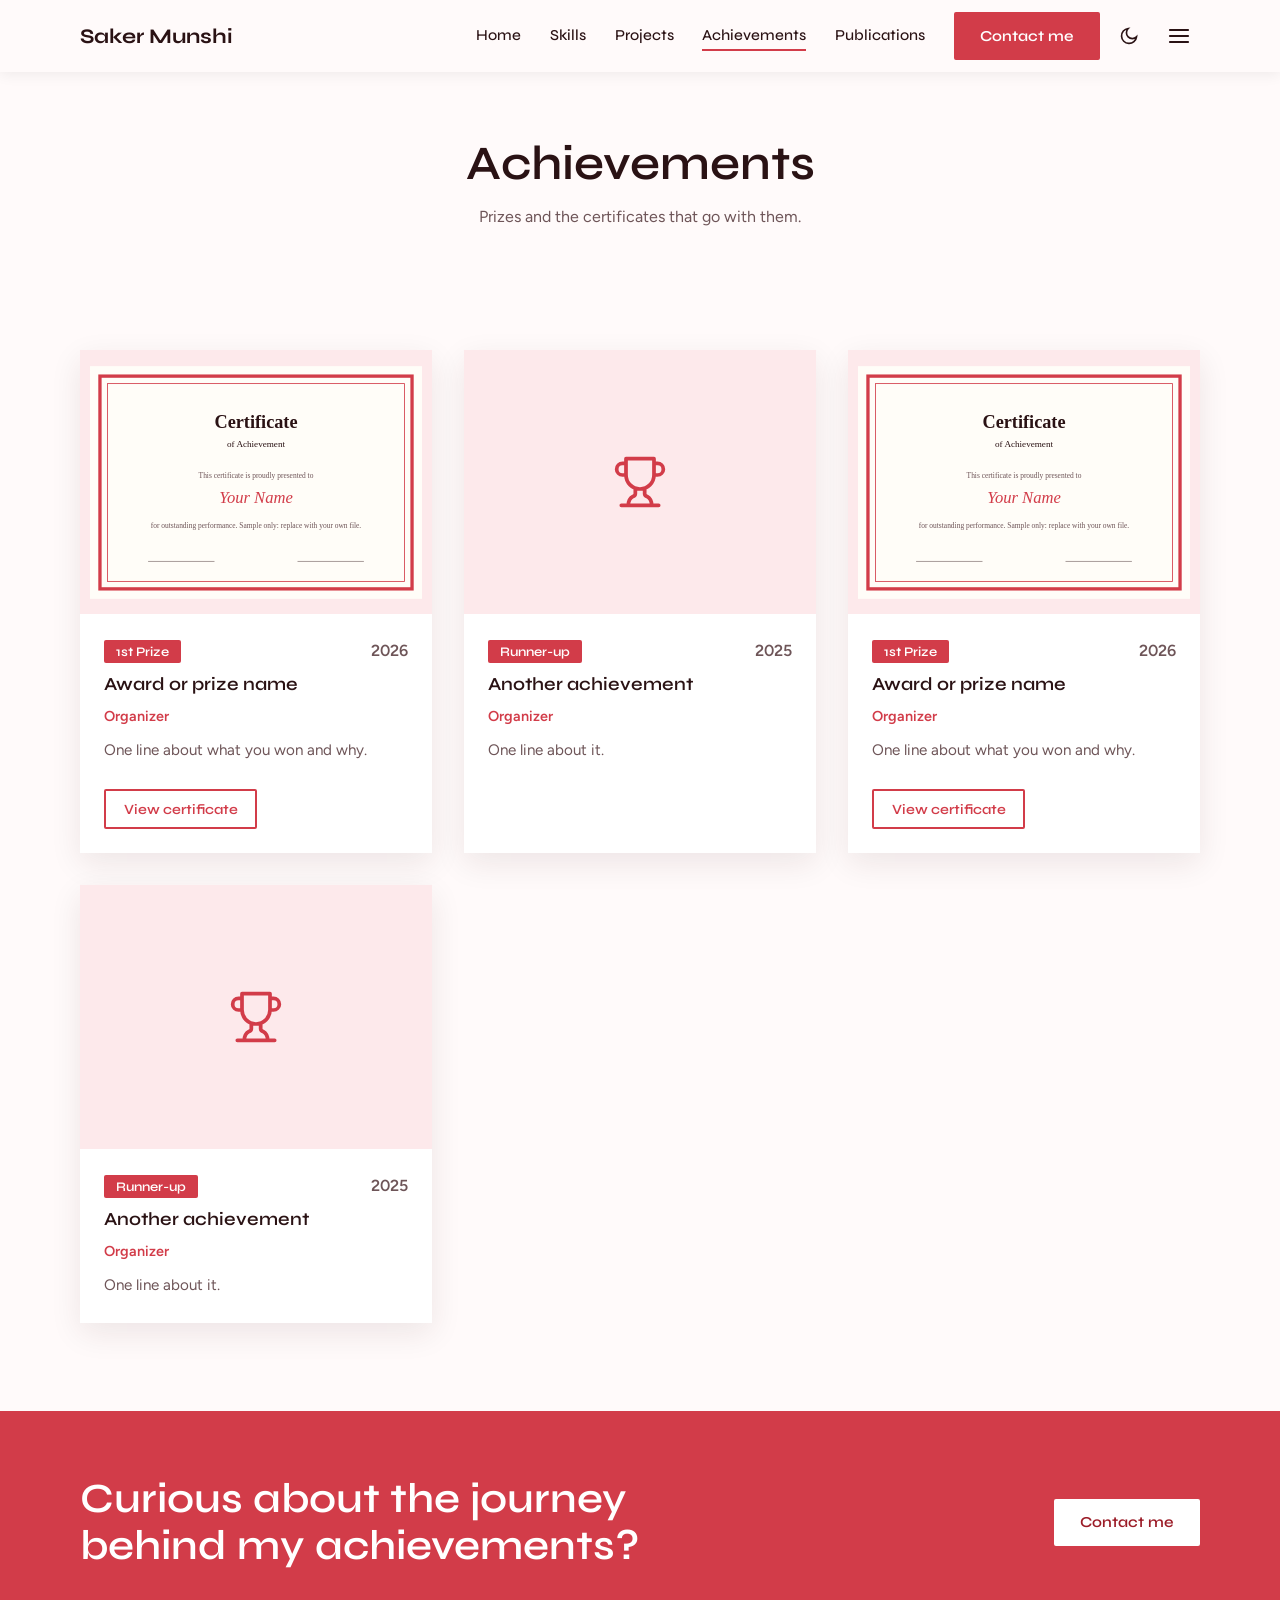
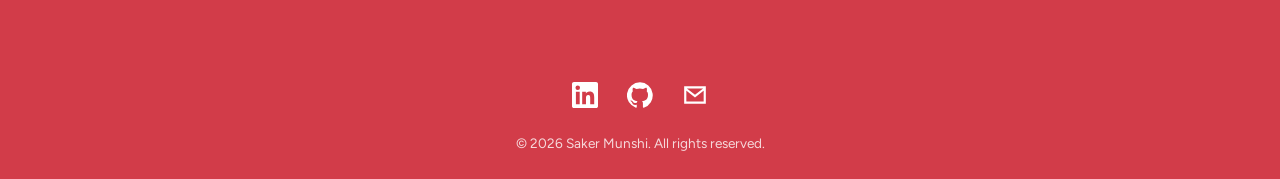
<file: achievements.html>
<!DOCTYPE html>
<html lang="en"><head><meta charset="utf-8"><meta name="viewport" content="width=device-width, initial-scale=1"><title>Saker Munshi-Achievements</title>
<link rel="stylesheet" href="css/style.css"><script src="js/data.js"></script><script src="js/main.js"></script></head>
<body data-page="achievements">
<header id="site-header"></header>
<main>
<div class="wrap page-title"><h1>Achievements</h1><p>Prizes and the certificates that go with them.</p></div>
<section class="section"><div class="wrap"><div class="cards" data-render="achievements-cards"></div></div></section>
<section class="cta"><div class="wrap"><h2>Curious about the journey<br> behind my achievements?</h2><a class="btn" href="contact.html">Contact me</a></div></section>
</main>
<footer id="site-footer"></footer>
</body></html>
</file>
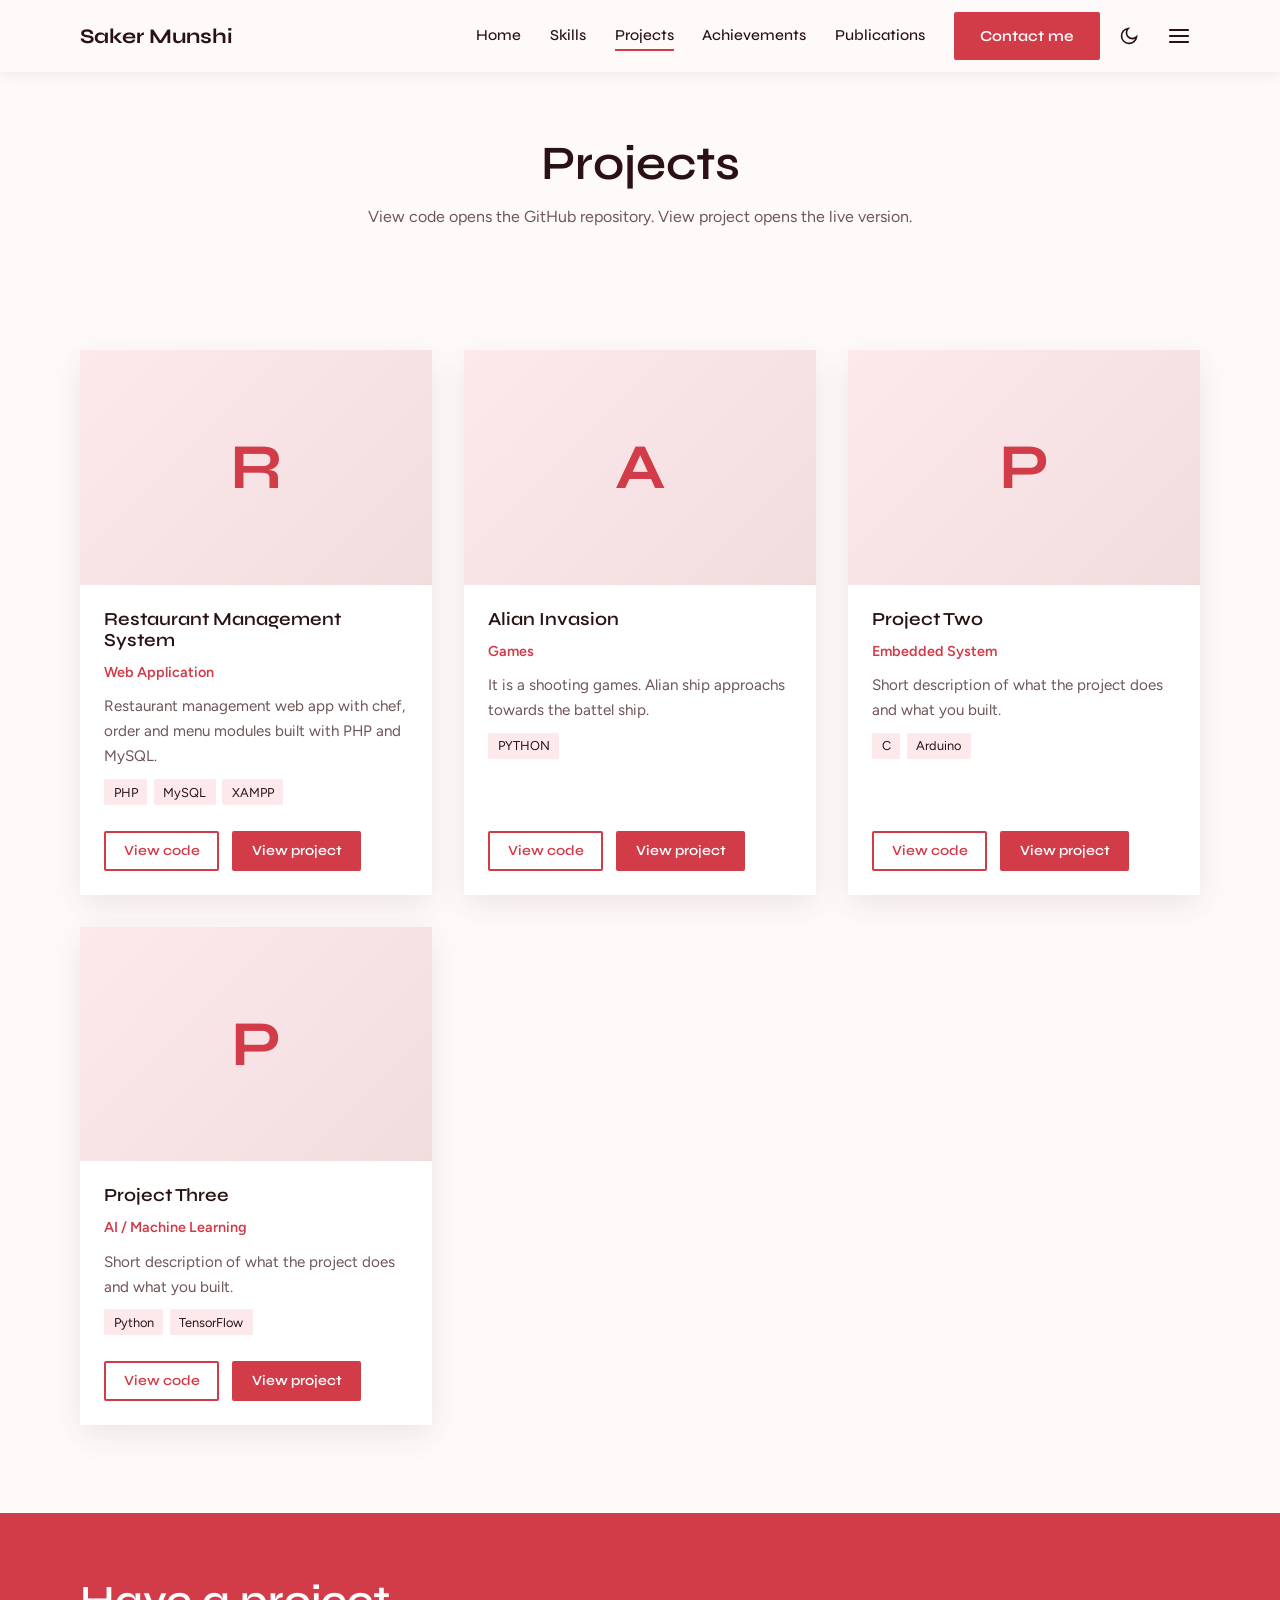
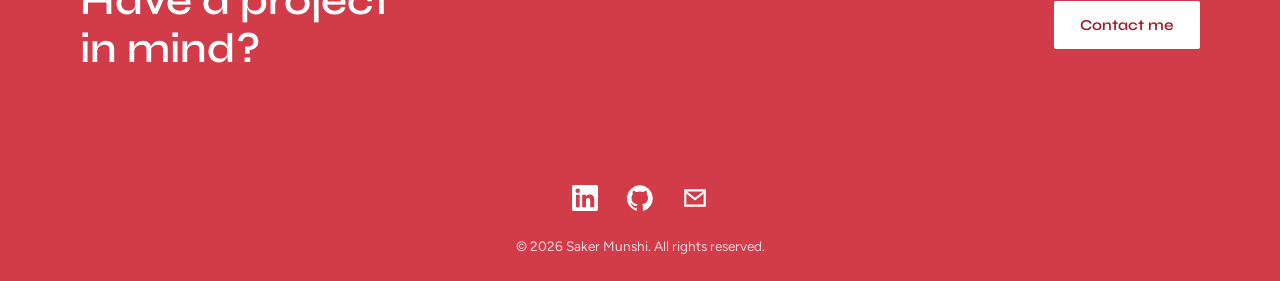
<file: projects.html>
<!DOCTYPE html>
<html lang="en"><head><meta charset="utf-8"><meta name="viewport" content="width=device-width, initial-scale=1"><title>Saker Munshi-Projects</title>
<link rel="stylesheet" href="css/style.css"><script src="js/data.js"></script><script src="js/main.js"></script></head>
<body data-page="projects">
<header id="site-header"></header>
<main>
<div class="wrap page-title"><h1>Projects</h1><p>View code opens the GitHub repository. View project opens the live version.</p></div>
<section class="section"><div class="wrap"><div class="cards" data-render="projects"></div></div></section>
<section class="cta"><div class="wrap"><h2>Have a project<br>in mind?</h2><a class="btn" href="contact.html">Contact me</a></div></section>
</main>
<footer id="site-footer"></footer>
</body></html>
</file>
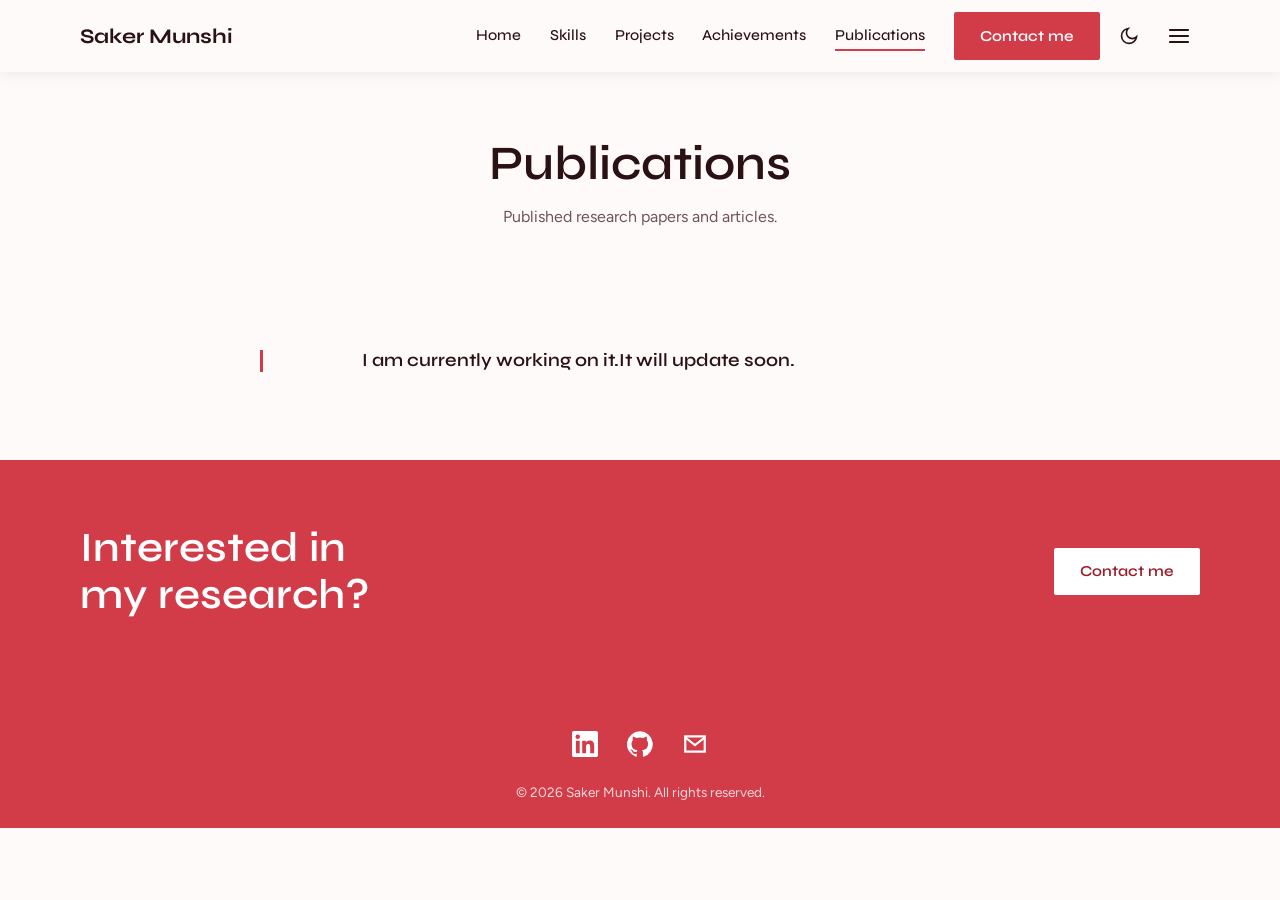
<file: publications.html>
<!DOCTYPE html>
<html lang="en"><head><meta charset="utf-8"><meta name="viewport" content="width=device-width, initial-scale=1"><title>Saker Munshi-Publications</title>
<link rel="stylesheet" href="css/style.css"><script src="js/data.js"></script><script src="js/main.js"></script></head>
<body data-page="publications">
<header id="site-header"></header>
<main>
<div class="wrap page-title"><h1>Publications</h1><p>Published research papers and articles.</p></div>
<section class="section"><div class="wrap"><ul class="entries pubs" data-render="publications"></ul></div></section>
<section class="cta"><div class="wrap"><h2>Interested in<br>my research?</h2><a class="btn" href="contact.html">Contact me</a></div></section>
</main>
<footer id="site-footer"></footer>
</body></html>
</file>
<file: css/style.css>
@import url("https://fonts.googleapis.com/css2?family=Syne:wght@500;600;700&family=Figtree:wght@400;500;600&display=swap");

:root{
  --bg:#fffafa; --surface:#ffffff; --ink:#2a1214; --muted:#6e5558; --line:#f1dcde;
  --g:#d23c49; --g-ink:#ffffff; --panel:#d23c49; --soft:#fde9eb;
  --shadow:0 10px 30px rgba(60,20,24,.09);
  --head:"Syne","Segoe UI",system-ui,sans-serif; --body:"Figtree","Segoe UI",system-ui,sans-serif;
}
[data-theme="dark"]{
  --bg:#160c0d; --surface:#211315; --ink:#f8ecec; --muted:#c9acaf; --line:#3d2427;
  --g:#ff8a93; --g-ink:#3a0b10; --panel:#7a1f2a; --soft:#3a1c20;
  --shadow:0 10px 30px rgba(0,0,0,.45);
}
*{box-sizing:border-box;margin:0;padding:0}
html{scroll-behavior:smooth;scroll-padding-top:80px}
body{background:var(--bg);color:var(--ink);font:400 1rem/1.65 var(--body);transition:background .25s,color .25s}
img{max-width:100%;display:block}
a{color:inherit}
ul{list-style:none}
h1,h2,h3{font-family:var(--head);line-height:1.15;font-weight:600}
h2{font-size:clamp(1.8rem,4vw,2.6rem);text-align:center;margin-bottom:3rem}
h3{font-size:1.15rem}
p{max-width:65ch}
:focus-visible{outline:3px solid var(--g);outline-offset:3px}
.wrap{width:min(1120px,100% - 2.5rem);margin-inline:auto}
.section{padding:5.5rem 0}
.section.alt{background:var(--surface)}
.center{text-align:center;margin:2.5rem auto 0;max-width:none}
.center p,.muted{color:var(--muted)}
.inline{color:var(--g);font-weight:600}


.btn{display:inline-block;background:var(--g);color:var(--g-ink);font:600 .95rem var(--head);padding:.8rem 1.5rem;border:2px solid var(--g);border-radius:2px;text-decoration:none;cursor:pointer;transition:transform .15s,box-shadow .15s}
.btn:hover{transform:translateY(-2px);box-shadow:0 6px 16px rgba(210,60,73,.3)}
.btn:disabled{opacity:.6;cursor:wait;transform:none}
.btn-ghost{background:transparent;color:var(--g)}
.icon-btn{background:none;border:0;color:var(--ink);cursor:pointer;width:42px;height:42px;display:grid;place-items:center;border-radius:50%}
.icon-btn:hover{background:var(--soft)}


.site-header{position:sticky;top:0;z-index:20;background:var(--bg);box-shadow:0 2px 14px rgba(0,0,0,.07)}
.bar{display:flex;align-items:center;gap:.5rem;min-height:72px}
.brand{font:700 1.3rem var(--head);text-decoration:none;margin-right:auto}
.brand .logo{height:36px;width:auto}
.bar nav{display:flex;align-items:center;gap:1.8rem}
.bar nav a:not(.btn){text-decoration:none;font:500 .95rem var(--head);padding:.3rem 0;border-bottom:2px solid transparent}
.bar nav a:not(.btn):hover,.bar nav a[aria-current]:not(.btn){border-color:var(--g)}
.nav-cta[aria-current]{box-shadow:0 0 0 3px var(--soft)}


.menu-btn,.menu-panel{display:none}
.menu-panel{position:absolute;top:calc(100% + 6px);right:1.25rem;width:min(360px,calc(100vw - 2.5rem));background:var(--surface);border:1px solid var(--line);box-shadow:var(--shadow);z-index:25}
.menu-inner{padding:.8rem;display:flex;flex-direction:column}
.menu-inner a:not(.btn){text-decoration:none;font:500 1rem var(--head);padding:.95rem 1rem;border-left:3px solid transparent}
.menu-inner a:not(.btn):hover{background:var(--soft)}
.menu-inner a[aria-current]:not(.btn){border-left-color:var(--g);background:var(--soft)}
.menu-inner .btn{text-align:center;margin:.8rem 0 .4rem}
.menu-theme{display:flex;align-items:center;gap:.8rem;width:100%;background:none;border:0;color:var(--ink);font:500 1rem var(--head);padding:.8rem 1rem;cursor:pointer;text-align:left}
.menu-theme:hover{background:var(--soft)}


.hero{min-height:calc(100vh - 72px);display:flex;align-items:center;padding:3rem 0}
.hero .wrap{display:grid;grid-template-columns:1fr 1.2fr;gap:3rem;align-items:center}
.ring{width:min(380px,100%);aspect-ratio:1;border-radius:50%;border:8px solid var(--g);overflow:hidden;justify-self:center;background:var(--g);box-shadow:var(--shadow)}
.ring .pic{position:relative;width:100%;height:100%;overflow:hidden;background:var(--g);display:grid;place-items:center}
.pic img{position:absolute;inset:0;width:100%;height:100%;object-fit:cover}
.pic span{font:700 4rem var(--head);color:var(--g-ink)}
.hero-text{position:relative;padding-right:3.5rem}
.hero-text .hello{color:var(--muted);font-weight:500}
.hero-text h1{font-size:clamp(2.4rem,6vw,4.4rem);margin:.3rem 0 .6rem}
.hero-text .role{font:600 1.3rem var(--head);margin-bottom:1rem}
.hero-text .tag{color:var(--muted);margin-bottom:2rem}
.hero-actions{display:flex;gap:1rem;flex-wrap:wrap}
.side-socials{position:absolute;right:0;top:50%;transform:translateY(-50%);display:flex;flex-direction:column;gap:1.2rem;color:var(--g)}
.socials{display:flex;gap:1rem}
.socials a,.side-socials a{display:grid;place-items:center;color:inherit}


.about{display:grid;grid-template-columns:1fr 1fr;gap:4rem;align-items:start}
.about p{color:var(--muted);margin-bottom:1rem}
dl.facts{display:grid;gap:.9rem;margin:1.5rem 0 2rem}
dl.facts div{display:flex;gap:1rem;border-bottom:1px solid var(--line);padding-bottom:.6rem}
dl.facts dt{width:7rem;font-weight:600}
dl.facts dd{color:var(--muted)}
.about h3,.skill-group h3{margin-bottom:1.2rem}


.skill-grid{display:grid;grid-template-columns:repeat(auto-fill,minmax(92px,1fr));gap:1.2rem}
.skill-grid li{display:flex;flex-direction:column;align-items:center;gap:.5rem;font-size:.85rem;font-weight:500;text-align:center}
.skill-grid img{width:40px;height:40px}
[data-theme="dark"] .skill-grid img.inv{background:#fff;border-radius:6px;padding:3px}
.skill-group{margin-bottom:3.5rem}
.skill-group .skill-grid{background:var(--surface);padding:1.8rem;box-shadow:var(--shadow)}


.cards{display:grid;grid-template-columns:repeat(auto-fill,minmax(300px,1fr));gap:2rem}
.card{background:var(--surface);box-shadow:var(--shadow);display:flex;flex-direction:column}
.thumb{aspect-ratio:3/2;background:linear-gradient(135deg,var(--soft),var(--line));display:grid;place-items:center;overflow:hidden}
.thumb img{width:100%;height:100%;object-fit:cover}
.thumb .ph{font:700 4rem var(--head);color:var(--g)}
.project .body{padding:1.5rem;display:flex;flex-direction:column;gap:.6rem;flex:1}
.project .body p:not(.cat){color:var(--muted);font-size:.95rem}
.cat{color:var(--g);font-weight:600;font-size:.9rem}
.tags{display:flex;flex-wrap:wrap;gap:.4rem}
.tags li{background:var(--soft);padding:.15rem .6rem;font-size:.8rem;border-radius:2px}
.actions{display:flex;gap:.8rem;margin-top:auto;padding-top:1rem;flex-wrap:wrap}
.actions .btn{padding:.6rem 1.1rem;font-size:.88rem}


.two{display:grid;grid-template-columns:1fr 1fr;gap:4rem}
.two>div>h3{font-size:1.5rem;margin-bottom:1.5rem}
.two>div{display:flex;flex-direction:column}
.col-link{margin-top:auto;padding-top:2rem}
.entries{display:grid;gap:1.6rem}
.entry{display:grid;grid-template-columns:4rem 1fr;gap:1rem;border-left:3px solid var(--g);padding-left:1.2rem}
.entry .year{font:700 1.1rem var(--head);color:var(--g)}
.entry p:not(.cat){color:var(--muted);font-size:.95rem}
.page-title{padding:4rem 0 1rem}
.page-title h1{text-align:center;font-size:clamp(2rem,5vw,3rem);margin-bottom:.8rem}
.page-title p{text-align:center;margin:0 auto 1rem;color:var(--muted)}


.award .cert{display:grid;place-items:center;width:100%;aspect-ratio:4/3;background:var(--soft);border:0;padding:.6rem;overflow:hidden;cursor:zoom-in;color:var(--g)}
.award .cert img{width:100%;height:100%;object-fit:contain}
.award .cert.none{cursor:default}
.award .cert.pdf{cursor:pointer;text-decoration:none;font:600 1.05rem var(--head)}
.award .body{padding:1.5rem;display:flex;flex-direction:column;gap:.6rem;flex:1}
.award .body p:not(.cat){color:var(--muted);font-size:.95rem}
.meta{display:flex;align-items:center;justify-content:space-between;gap:.5rem}
.prize{background:var(--g);color:var(--g-ink);font:600 .82rem var(--head);padding:.2rem .75rem;border-radius:2px}
.yr{color:var(--muted);font-weight:600}
.pubs{max-width:760px;margin:0 auto}
.lightbox{border:0;padding:0;background:transparent;color:#fff;width:min(960px,94vw);max-height:92vh;margin:auto;overflow:visible}
.lightbox::backdrop{background:rgba(25,8,11,.8)}
.lightbox img{max-width:100%;max-height:78vh;margin:0 auto;background:#fff}
.lightbox .close{position:absolute;top:-3rem;right:0;color:#fff;font-size:2rem;line-height:1}
.lightbox .cap{text-align:center;margin:.8rem auto 0}


.cta{background:var(--panel);color:#fff;padding:4rem 0}
.cta .wrap{display:flex;justify-content:space-between;align-items:center;gap:2rem;flex-wrap:wrap}
.cta h2{text-align:left;margin:0;color:#fff}
.cta .btn{background:#fff;color:#9b1c27;border-color:#fff}
.contact{width:min(680px,100% - 2.5rem);margin:0 auto;padding:2rem 0 6rem}
.row{display:grid;grid-template-columns:1fr 1fr;gap:1.5rem}
.field{position:relative;margin-bottom:1.5rem}
.field label{position:absolute;top:-.7rem;left:.9rem;background:var(--bg);padding:0 .4rem;font-size:.85rem;font-weight:600}
.field input,.field textarea{width:100%;background:transparent;color:var(--ink);font:inherit;padding:.95rem 1rem;border:2px solid var(--muted);border-radius:2px}
.field input:focus,.field textarea:focus{border-color:var(--g);outline:none;box-shadow:0 0 0 3px var(--soft)}
.field textarea{min-height:180px;resize:vertical}
.hp{position:absolute;left:-9999px}
.status{margin-top:1rem;min-height:1.5rem;font-weight:500}
.status.ok{color:#1a7f4b} .status.err{color:#c0392b}
[data-theme="dark"] .status.ok{color:#6fd9a3}
[data-theme="dark"] .status.err{color:#ff8a7a}
.form-foot{text-align:center}
.direct{display:flex;justify-content:center;gap:2rem;flex-wrap:wrap;margin-bottom:2.5rem;color:var(--muted)}

.site-footer{background:var(--panel);color:#fff;padding:3rem 0 1.5rem}
.foot{display:flex;justify-content:center;align-items:center}
.foot .socials{gap:1.8rem}
.foot .socials svg{width:26px;height:26px}
.foot a{text-decoration:none}
.copy{text-align:center;margin:1.5rem auto 0;font-size:.85rem;opacity:.8}
.to-top{position:fixed;right:1.2rem;bottom:1.2rem;width:44px;height:44px;border:0;background:var(--surface);color:var(--g);box-shadow:var(--shadow);font-size:1.3rem;cursor:pointer;opacity:0;pointer-events:none;transition:opacity .2s;z-index:15}
.to-top.show{opacity:1;pointer-events:auto}

@media (max-width:860px){
  html{scroll-padding-top:90px}
  .bar{min-height:64px}
  .bar nav,.bar #theme{display:none}
  .menu-btn{display:grid}
  .menu-panel{display:block}
  .menu-panel[hidden]{display:none}
  .hero{min-height:auto;padding:2.5rem 0}
  .hero .wrap,.about,.two{grid-template-columns:1fr}
  .about,.two{gap:3rem}
  .hero-text{padding-right:0}
  .side-socials{position:static;flex-direction:row;transform:none;margin-top:2rem}
  .row{grid-template-columns:1fr;gap:0}
  .cta h2{text-align:center}.cta .wrap{justify-content:center;text-align:center}
}
@media (prefers-reduced-motion:reduce){*{transition:none!important;scroll-behavior:auto!important}}


.menu-btn{display:grid}
.menu-panel{display:block;right:max(1.25rem,calc((100vw - 1120px)/2))}
.menu-panel[hidden]{display:none}


.hero .wrap{grid-template-columns:1fr}
.hero-text{max-width:720px;margin-left:10%;margin-right:auto}


@media (min-width:861px){
  .side-socials{right:-8rem}
}
@media (min-width:861px) and (max-width:1100px){
  .side-socials{right:-3rem}
}
</file>
